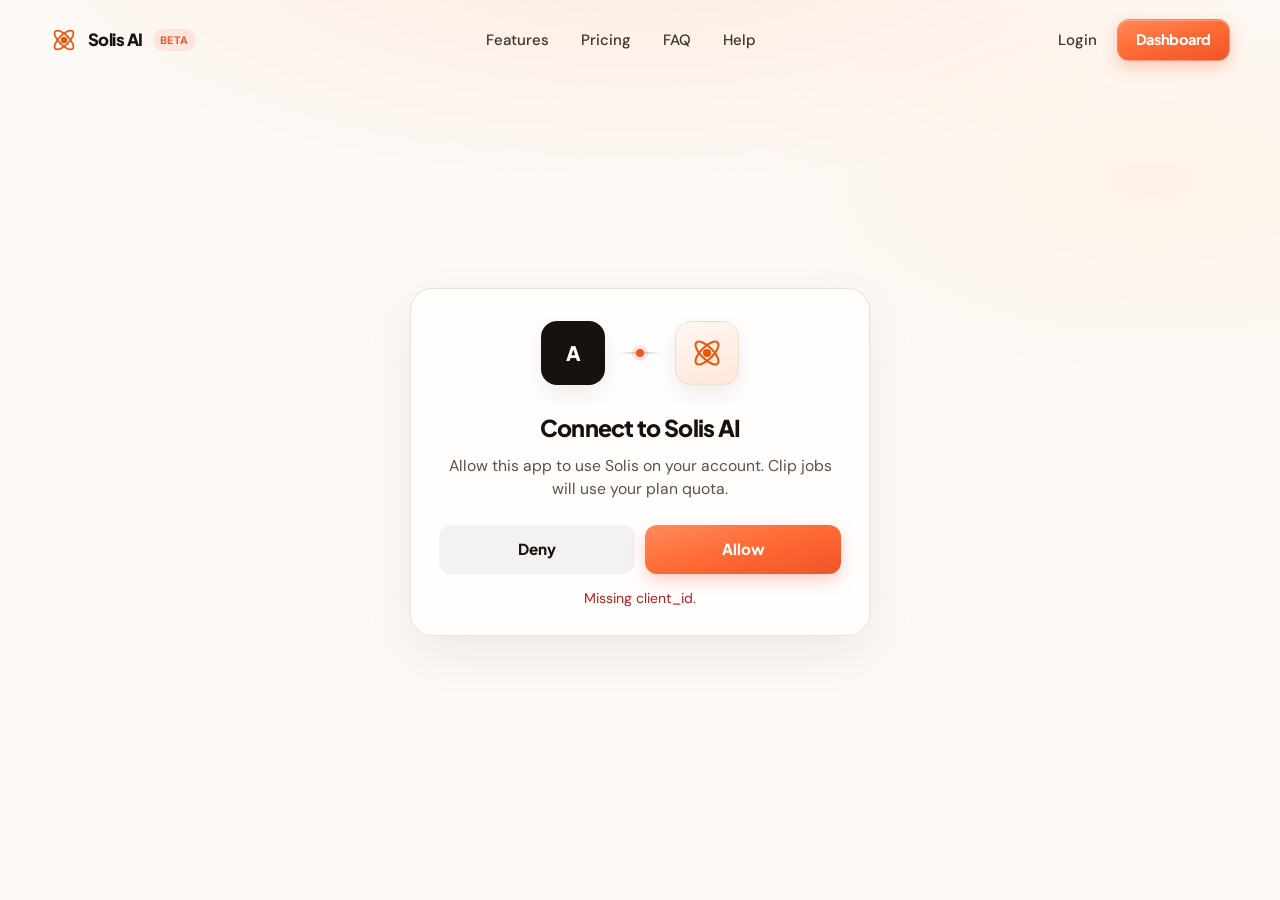
<file: oauth-mcp.html>
<!DOCTYPE html>
<html lang="en">
<head>
  <meta charset="UTF-8" />
  <meta name="viewport" content="width=device-width, initial-scale=1.0, viewport-fit=cover" />
  <title>Connect · Solis AI</title>
  <meta name="robots" content="noindex" />
  <meta name="theme-color" content="#fdf9f5" />
  <link rel="icon" type="image/png" href="/assets/favicon.png?v=15" />
  <link rel="preconnect" href="https://fonts.googleapis.com" />
  <link rel="preconnect" href="https://fonts.gstatic.com" crossorigin />
  <link href="https://fonts.googleapis.com/css2?family=Plus+Jakarta+Sans:wght@600;700;800&family=DM+Sans:opsz,wght@9..40,400;9..40,500;9..40,600&display=swap" rel="stylesheet" />
  <style>
    :root {
      --bg: #fdf9f5;
      --text: #18120e;
      --muted: #5c5048;
      --line: rgba(200, 185, 170, 0.4);
      --orange: #f05428;
      --font-display: 'Plus Jakarta Sans', system-ui, sans-serif;
      --font-body: 'DM Sans', system-ui, sans-serif;
    }
    *, *::before, *::after { box-sizing: border-box; margin: 0; padding: 0; }
    html, body { min-height: 100%; }
    body {
      font-family: var(--font-body);
      background:
        radial-gradient(1200px 500px at 50% -10%, rgba(255, 140, 90, 0.14), transparent 55%),
        radial-gradient(800px 400px at 90% 20%, rgba(255, 200, 140, 0.12), transparent 50%),
        var(--bg);
      color: var(--text);
      line-height: 1.5;
    }
    a { color: inherit; text-decoration: none; }
    button { font: inherit; }

    .navbar-wrapper {
      width: 100%;
      display: flex;
      flex-direction: column;
      align-items: center;
      padding: env(safe-area-inset-top, 0px) 28px 0;
    }
    .navbar {
      width: 100%;
      max-width: 1180px;
      padding: 18px 0;
    }
    .navbar-grid {
      display: grid;
      grid-template-columns: auto 1fr auto;
      align-items: center;
      gap: 28px;
      min-height: 44px;
    }
    .nav-brand {
      display: inline-flex;
      align-items: center;
      gap: 10px;
      color: var(--text);
    }
    .nav-brand-icon { width: 28px; height: 28px; display: block; }
    .nav-logotype {
      font-family: var(--font-display);
      font-weight: 800;
      font-size: 1.05rem;
      letter-spacing: -0.03em;
    }
    .nav-beta {
      font-size: 0.68rem;
      font-weight: 700;
      letter-spacing: 0.04em;
      text-transform: uppercase;
      color: var(--orange);
      background: rgba(240, 84, 40, 0.1);
      padding: 3px 7px;
      border-radius: 999px;
    }
    .nav-menu {
      display: flex;
      align-items: center;
      justify-content: center;
      gap: 8px;
    }
    .nav-menu a {
      font-size: 15px;
      font-weight: 500;
      color: #3d342c;
      padding: 8px 12px;
      border-radius: 8px;
    }
    .nav-menu a:hover { color: var(--text); background: rgba(24, 18, 14, 0.04); }
    .nav-actions { display: flex; align-items: center; gap: 8px; }
    .nav-login {
      font-size: 15px;
      font-weight: 500;
      color: #3d342c;
      padding: 8px 12px;
    }
    .nav-login:hover { color: var(--text); }
    .nav-cta {
      display: inline-flex;
      align-items: center;
      justify-content: center;
      height: 42px;
      padding: 0 18px;
      border-radius: 12px;
      color: #fff;
      font-family: var(--font-display);
      font-size: 14.5px;
      font-weight: 750;
      letter-spacing: -0.02em;
      background: linear-gradient(165deg, #ff8a5c 0%, #ff6b35 48%, #f05428 100%);
      border: 1px solid rgba(255, 255, 255, 0.22);
      box-shadow:
        0 1px 0 rgba(255, 255, 255, 0.28) inset,
        0 6px 16px rgba(240, 84, 40, 0.28);
    }
    .nav-cta:hover { filter: brightness(1.04); }

    .stage {
      min-height: calc(100vh - 100px);
      display: flex;
      align-items: center;
      justify-content: center;
      padding: 28px 20px 64px;
    }
    .card {
      width: 100%;
      max-width: 460px;
      background: rgba(255, 255, 255, 0.82);
      border: 1px solid var(--line);
      border-radius: 22px;
      padding: 32px 28px 26px;
      box-shadow: 0 18px 50px rgba(40, 24, 12, 0.07);
      backdrop-filter: blur(10px);
    }

    .pair {
      display: flex;
      align-items: center;
      justify-content: center;
      gap: 14px;
      margin-bottom: 26px;
    }
    .app-icon {
      width: 64px;
      height: 64px;
      border-radius: 16px;
      display: grid;
      place-items: center;
      overflow: hidden;
      border: 1px solid rgba(24, 18, 14, 0.08);
      background: #fff;
      box-shadow: 0 8px 20px rgba(40, 24, 12, 0.08);
    }
    .app-icon svg, .app-icon img { width: 36px; height: 36px; display: block; }
    .app-icon--solis {
      background: linear-gradient(160deg, #fff7f2, #ffe8d8);
    }
    .app-icon--solis svg { width: 34px; height: 34px; }
    .app-icon--claude { background: #1a1512; }
    .app-icon--claude svg { width: 30px; height: 30px; }
    .app-icon--cursor { background: #14120b; padding: 0; }
    .app-icon--cursor svg { width: 100%; height: 100%; }
    .app-icon--chatgpt { background: #10a37f; }
    .app-icon--chatgpt svg { width: 30px; height: 30px; }
    .app-icon--generic { background: #18120e; color: #fff; font-family: var(--font-display); font-weight: 800; font-size: 1.25rem; }

    .pair-link {
      width: 42px;
      height: 2px;
      background: linear-gradient(90deg, transparent, rgba(24,18,14,0.22), transparent);
      position: relative;
    }
    .pair-link::after {
      content: '';
      position: absolute;
      left: 50%;
      top: 50%;
      width: 8px;
      height: 8px;
      margin: -4px 0 0 -4px;
      border-radius: 50%;
      background: var(--orange);
      box-shadow: 0 0 0 4px rgba(240, 84, 40, 0.15);
      animation: pulse 1.8s ease-in-out infinite;
    }
    @keyframes pulse {
      0%, 100% { transform: scale(1); opacity: 1; }
      50% { transform: scale(0.85); opacity: 0.65; }
    }

    h1 {
      font-family: var(--font-display);
      font-size: 1.45rem;
      font-weight: 800;
      letter-spacing: -0.03em;
      text-align: center;
      margin-bottom: 8px;
    }
    .lede {
      text-align: center;
      color: var(--muted);
      font-size: 0.98rem;
      margin-bottom: 24px;
    }
    .lede .name { color: var(--text); font-weight: 700; }

    .actions {
      display: grid;
      grid-template-columns: 1fr 1fr;
      gap: 10px;
    }
    .btn {
      appearance: none;
      border: none;
      border-radius: 12px;
      padding: 13px 16px;
      font-family: var(--font-display);
      font-weight: 750;
      font-size: 0.95rem;
      cursor: pointer;
      transition: transform 0.15s ease, filter 0.15s ease, background 0.15s ease;
    }
    .btn:active { transform: scale(0.98); }
    .btn-ok {
      color: #fff;
      background: linear-gradient(165deg, #ff8a5c 0%, #ff6b35 48%, #f05428 100%);
      box-shadow: 0 6px 16px rgba(240, 84, 40, 0.28);
    }
    .btn-ok:hover { filter: brightness(1.04); }
    .btn-cancel {
      background: rgba(24, 18, 14, 0.05);
      color: var(--text);
    }
    .btn-cancel:hover { background: rgba(24, 18, 14, 0.08); }
    .status {
      margin-top: 14px;
      text-align: center;
      font-size: 0.88rem;
      color: var(--muted);
      min-height: 1.2em;
    }
    .status.err { color: #b91c1c; }

    @media (max-width: 760px) {
      .navbar-wrapper { padding-left: 16px; padding-right: 16px; }
      .nav-menu { display: none; }
      .navbar-grid { grid-template-columns: 1fr auto; gap: 12px; }
      .card { padding: 28px 22px 22px; }
    }
  </style>
</head>
<body>
  <div class="navbar-wrapper">
    <nav class="navbar" aria-label="Primary">
      <div class="navbar-grid">
        <a href="/" class="nav-brand" aria-label="Solis AI home">
          <svg class="nav-brand-icon" viewBox="0 0 100 100" aria-hidden="true">
            <circle cx="50" cy="50" r="12" fill="#ea580c" />
            <ellipse rx="44" ry="18" cx="50" cy="50" stroke="#ea580c" stroke-width="6" transform="rotate(45 50 50)" fill="none" />
            <ellipse rx="44" ry="18" cx="50" cy="50" stroke="#ea580c" stroke-width="6" transform="rotate(-45 50 50)" fill="none" />
          </svg>
          <span class="nav-logotype">Solis AI</span>
          <span class="nav-beta">Beta</span>
        </a>
        <div class="nav-menu">
          <a href="/features">Features</a>
          <a href="/premium">Pricing</a>
          <a href="/faq">FAQ</a>
          <a href="/help">Help</a>
        </div>
        <div class="nav-actions">
          <a href="/?login=1" class="nav-login">Login</a>
          <a href="/dashboard" class="nav-cta"><span>Dashboard</span></a>
        </div>
      </div>
    </nav>
  </div>

  <main class="stage">
    <div class="card">
      <div class="pair" aria-hidden="true">
        <div class="app-icon" id="clientIcon"></div>
        <div class="pair-link"></div>
        <div class="app-icon app-icon--solis">
          <svg viewBox="0 0 100 100" aria-hidden="true">
            <circle cx="50" cy="50" r="12" fill="#ea580c" />
            <ellipse rx="44" ry="18" cx="50" cy="50" stroke="#ea580c" stroke-width="6" transform="rotate(45 50 50)" fill="none" />
            <ellipse rx="44" ry="18" cx="50" cy="50" stroke="#ea580c" stroke-width="6" transform="rotate(-45 50 50)" fill="none" />
          </svg>
        </div>
      </div>
      <h1>Connect to Solis AI</h1>
      <p class="lede" id="lede">Allow this app to use Solis on your account. Clip jobs will use your plan quota.</p>
      <div class="actions">
        <button type="button" class="btn btn-cancel" id="denyBtn">Deny</button>
        <button type="button" class="btn btn-ok" id="allowBtn">Allow</button>
      </div>
      <p class="status" id="status"></p>
    </div>
  </main>

  <script>
    (function () {
      const params = new URLSearchParams(window.location.search);
      const clientId = params.get('client_id') || '';
      const redirectUri = params.get('redirect_uri') || '';
      const state = params.get('state') || '';
      const codeChallenge = params.get('code_challenge') || '';
      const codeChallengeMethod = params.get('code_challenge_method') || 'S256';
      const scope = params.get('scope') || 'solis';
      const responseType = params.get('response_type') || 'code';
      const resource = params.get('resource') || '';

      const apiBase = (window.location.hostname === 'localhost' || window.location.hostname === '127.0.0.1')
        ? 'https://api.solisai.video'
        : 'https://api.solisai.video';

      const lede = document.getElementById('lede');
      const status = document.getElementById('status');
      const clientIcon = document.getElementById('clientIcon');

      const ICONS = {
        claude: {
          className: 'app-icon--claude',
          html: '<svg viewBox="0 0 24 24" xmlns="http://www.w3.org/2000/svg"><path fill="#D97757" d="M12 2.2 13.7 8.4 20 9.2 15.4 13.4 16.9 19.7 12 16.6 7.1 19.7 8.6 13.4 4 9.2 10.3 8.4Z"/></svg>',
        },
        cursor: {
          className: 'app-icon--cursor',
          html: '<svg viewBox="600 300 400 400" xmlns="http://www.w3.org/2000/svg"><rect x="600" y="300" width="400" height="400" fill="#14120B"/><path fill="#EDECEC" d="M920.015 424.958L805.919 359.086C802.256 356.97 797.735 356.97 794.071 359.086L679.981 424.958C676.901 426.736 675 430.025 675 433.587V566.419C675 569.981 676.901 573.269 679.981 575.048L794.077 640.92C797.74 643.036 802.261 643.036 805.925 640.92L920.02 575.048C923.1 573.269 925.001 569.981 925.001 566.419V433.587C925.001 430.025 923.1 426.736 920.02 424.958H920.015ZM912.848 438.911L802.706 629.682C801.961 630.968 799.995 630.443 799.995 628.954V504.039C799.995 501.543 798.662 499.234 796.498 497.981L688.321 435.526C687.036 434.781 687.561 432.816 689.05 432.816H909.334C912.462 432.816 914.417 436.206 912.853 438.917H912.848V438.911Z"/></svg>',
        },
        chatgpt: {
          className: 'app-icon--chatgpt',
          html: '<svg viewBox="0 0 24 24" xmlns="http://www.w3.org/2000/svg"><path fill="#fff" d="M22.282 9.821a5.985 5.985 0 0 0-.516-4.91 6.046 6.046 0 0 0-6.51-2.9A6.065 6.065 0 0 0 4.981 4.18a5.985 5.985 0 0 0-3.998 2.9 6.046 6.046 0 0 0 .743 7.097 5.98 5.98 0 0 0 .51 4.911 6.051 6.051 0 0 0 6.515 2.9A5.985 5.985 0 0 0 13.26 24a6.056 6.056 0 0 0 5.772-4.206 5.99 5.99 0 0 0 3.997-2.9 6.056 6.056 0 0 0-.747-7.073zM13.26 22.3a4.476 4.476 0 0 1-2.876-1.04l.141-.081 4.779-2.758a.795.795 0 0 0 .392-.681v-6.737l2.02 1.168a.071.071 0 0 1 .038.052v5.583a4.504 4.504 0 0 1-4.494 4.494zM3.6 18.304a4.47 4.47 0 0 1-.535-3.014l.142.085 4.783 2.759a.771.771 0 0 0 .78 0l5.843-3.373v2.332a.08.08 0 0 1-.033.062L9.74 19.95a4.5 4.5 0 0 1-6.14-1.646zM2.34 7.896a4.485 4.485 0 0 1 2.366-1.973V11.6a.766.766 0 0 0 .388.676l5.815 3.355-2.02 1.168a.076.076 0 0 1-.071 0l-4.83-2.786A4.504 4.504 0 0 1 2.34 7.872zm16.597 3.855-5.844-3.373L15.119 7.21a.076.076 0 0 1 .071 0l4.83 2.787a4.494 4.494 0 0 1-.676 8.105v-5.678a.79.79 0 0 0-.407-.674zm2.01-3.023-.141-.085-4.784-2.742a.776.776 0 0 0-.785 0L9.409 9.27V6.938a.066.066 0 0 1 .028-.061l4.83-2.787a4.5 4.5 0 0 1 6.68 4.66zm-12.64 4.135-2.02-1.164a.08.08 0 0 1-.038-.055V9.075a4.499 4.499 0 0 1 7.375-3.453l-.142.08-4.778 2.758a.795.795 0 0 0-.393.681zm1.097-2.365 2.602-1.5 2.607 1.5v2.999l-2.597 1.5-2.607-1.5z"/></svg>',
        },
      };

      function detectBrand(name) {
        const n = String(name || '').toLowerCase();
        if (n.includes('claude') || n.includes('anthropic')) return 'claude';
        if (n.includes('cursor')) return 'cursor';
        if (n.includes('chatgpt') || n.includes('openai') || n.includes('gpt')) return 'chatgpt';
        if ((redirectUri || '').includes('claude.ai')) return 'claude';
        if ((redirectUri || '').includes('chatgpt.com') || (redirectUri || '').includes('openai.com')) return 'chatgpt';
        return null;
      }

      function setClientIcon(name) {
        const brand = detectBrand(name);
        clientIcon.className = 'app-icon';
        if (brand && ICONS[brand]) {
          clientIcon.classList.add(ICONS[brand].className);
          clientIcon.innerHTML = ICONS[brand].html;
          return;
        }
        clientIcon.classList.add('app-icon--generic');
        const letter = (name || 'App').trim().charAt(0).toUpperCase() || 'A';
        clientIcon.textContent = letter;
      }

      function fail(msg) {
        status.classList.add('err');
        status.textContent = msg;
      }

      function bounce(url) {
        window.location.href = url;
      }

      function rememberReturnAndLogin() {
        try {
          sessionStorage.setItem('solis_mcp_oauth_return', window.location.href);
        } catch (_) {}
        try {
          document.cookie =
            'solis_mcp_oauth_return=' + encodeURIComponent(window.location.href) +
            '; Domain=.solisai.video; Path=/; Max-Age=900; Secure; SameSite=Lax';
        } catch (_) {}
        bounce('https://solisai.video/login.html?login=1');
      }

      async function loadClient() {
        setClientIcon('');
        if (!clientId) {
          fail('Missing client_id.');
          return;
        }
        try {
          const r = await fetch(apiBase + '/api/oauth/client/' + encodeURIComponent(clientId), {
            credentials: 'include',
          });
          if (r.ok) {
            const data = await r.json();
            const name = data.client_name || 'MCP client';
            setClientIcon(name);
            lede.innerHTML = 'Allow <span class="name">' + name.replace(/[<>&]/g, '') +
              '</span> to use Solis on your account. Clip jobs use your plan quota.';
          } else {
            setClientIcon(redirectUri);
          }
        } catch (_) {
          setClientIcon(redirectUri);
        }
      }

      document.getElementById('denyBtn').addEventListener('click', function () {
        if (!redirectUri) {
          fail('Missing redirect_uri.');
          return;
        }
        const u = new URL(redirectUri);
        u.searchParams.set('error', 'access_denied');
        u.searchParams.set('error_description', 'User denied access');
        if (state) u.searchParams.set('state', state);
        bounce(u.toString());
      });

      document.getElementById('allowBtn').addEventListener('click', async function () {
        status.classList.remove('err');
        status.textContent = 'Connecting…';
        if (!clientId || !redirectUri || !codeChallenge) {
          fail('Missing OAuth parameters.');
          return;
        }
        try {
          const check = await fetch(apiBase + '/api/auth/check', { credentials: 'include' });
          if (!check.ok) {
            rememberReturnAndLogin();
            return;
          }
          const body = {
            client_id: clientId,
            redirect_uri: redirectUri,
            state: state || undefined,
            code_challenge: codeChallenge,
            code_challenge_method: codeChallengeMethod,
            scope: scope,
            response_type: responseType,
            resource: resource || undefined,
          };
          const r = await fetch(apiBase + '/api/oauth/authorize', {
            method: 'POST',
            credentials: 'include',
            headers: { 'Content-Type': 'application/json' },
            body: JSON.stringify(body),
          });
          const data = await r.json().catch(function () { return {}; });
          if (!r.ok) {
            if (r.status === 401) {
              rememberReturnAndLogin();
              return;
            }
            fail(data.error_description || data.error || ('HTTP ' + r.status));
            return;
          }
          if (!data.redirect) {
            fail('No redirect from server.');
            return;
          }
          bounce(data.redirect);
        } catch (e) {
          fail(e.message || String(e));
        }
      });

      loadClient();
    })();
  </script>
</body>
</html>
</file>
